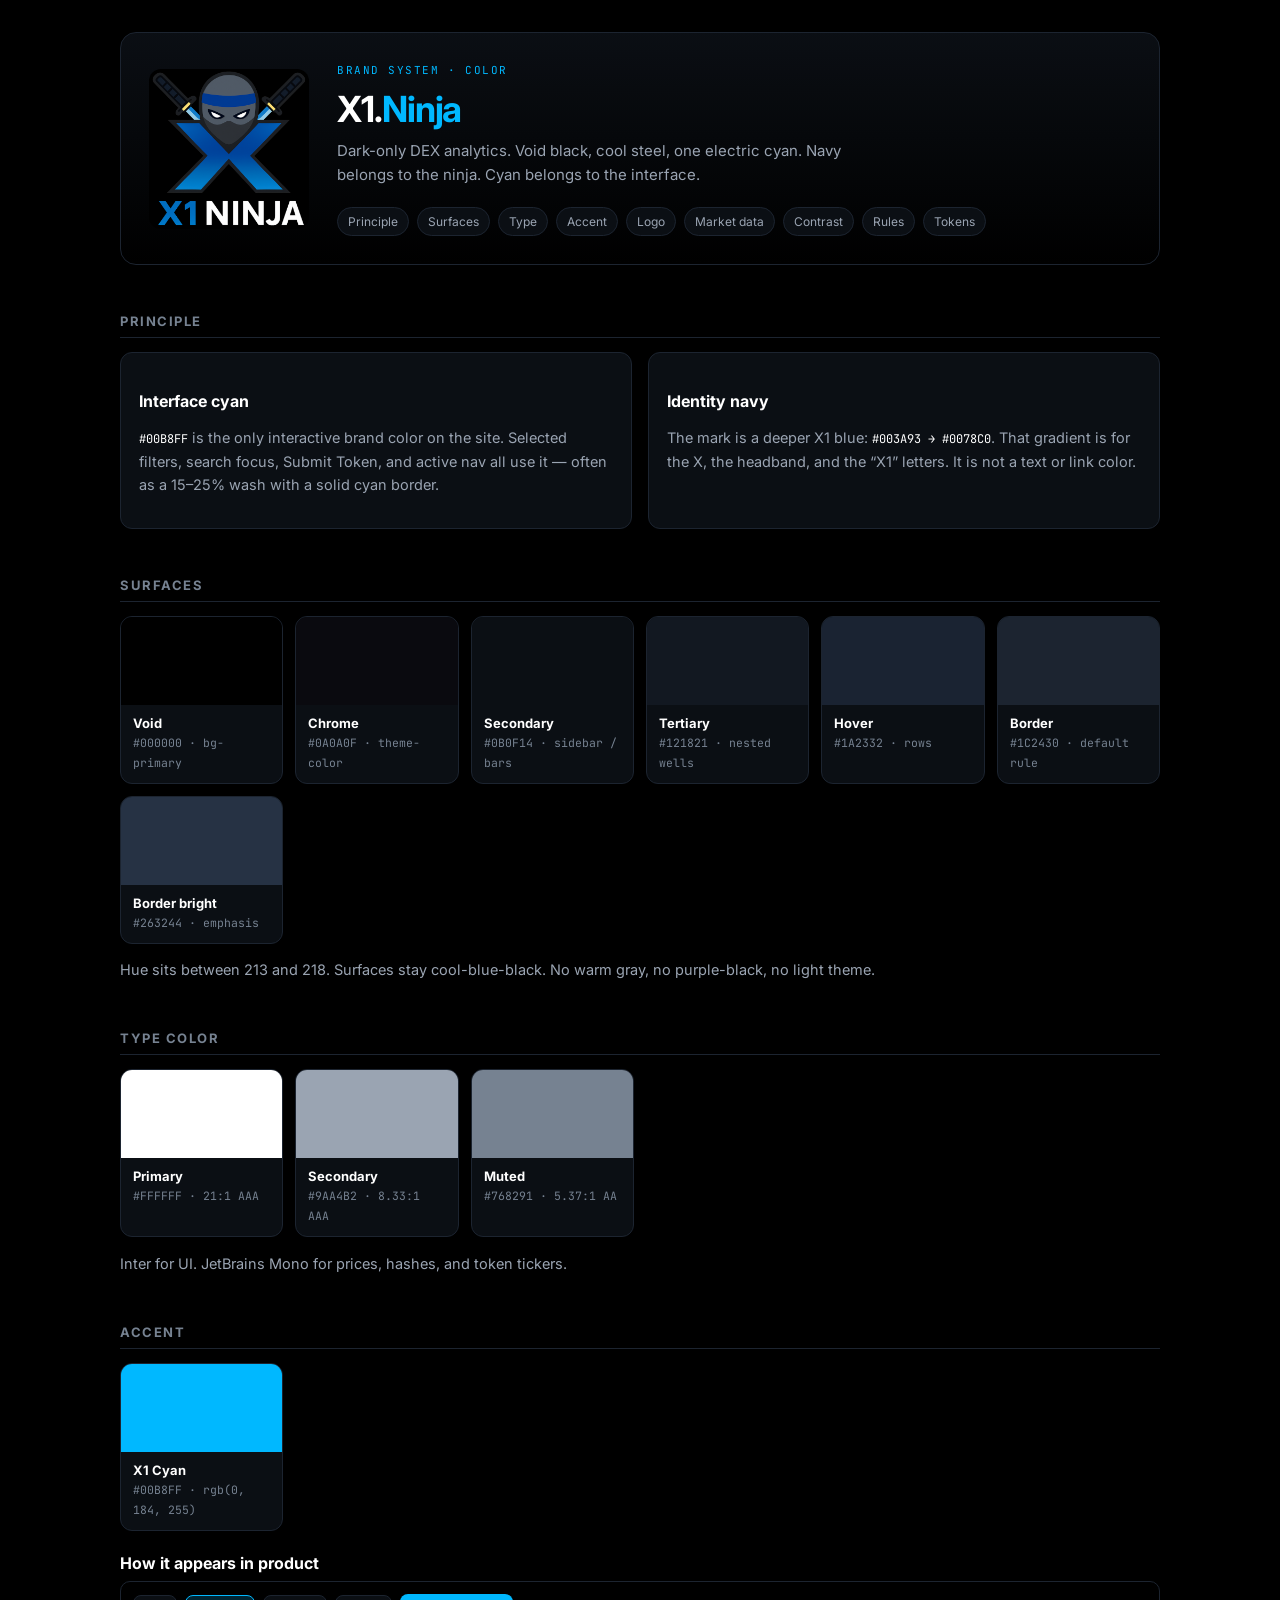
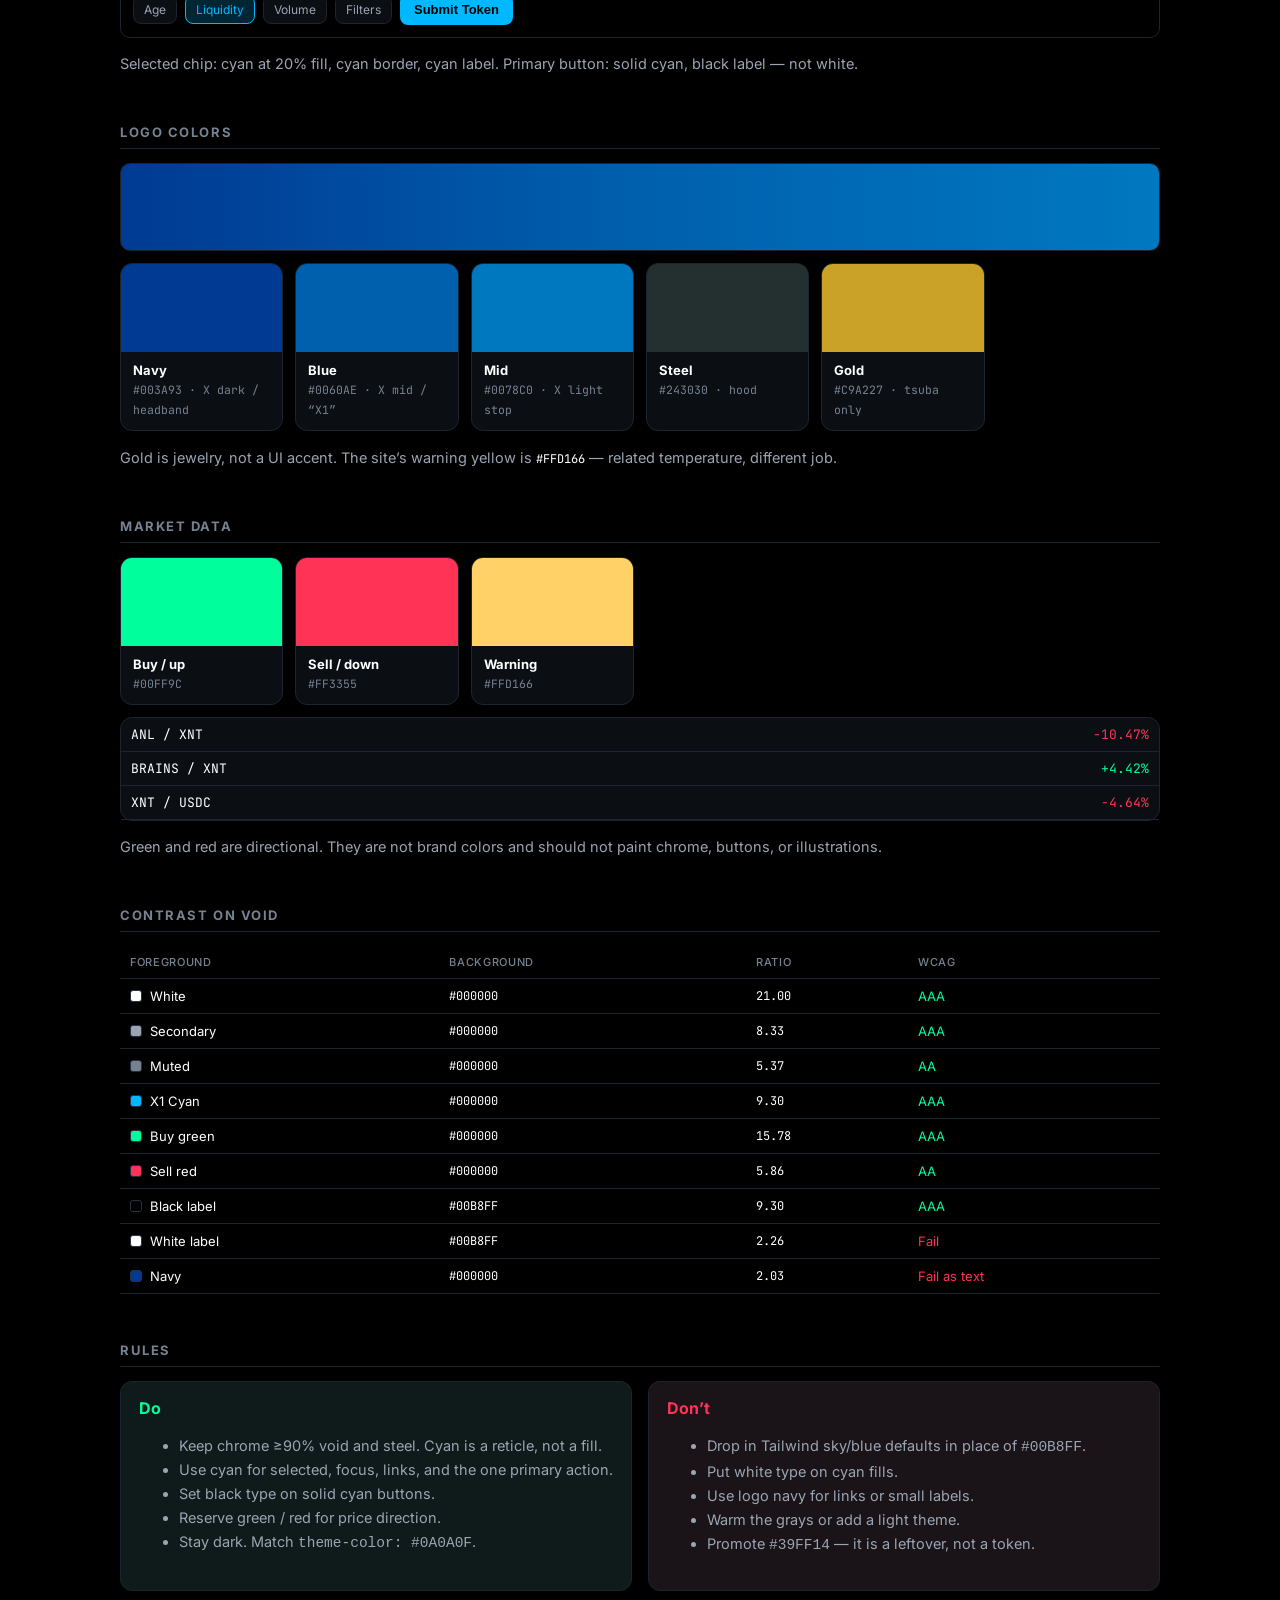
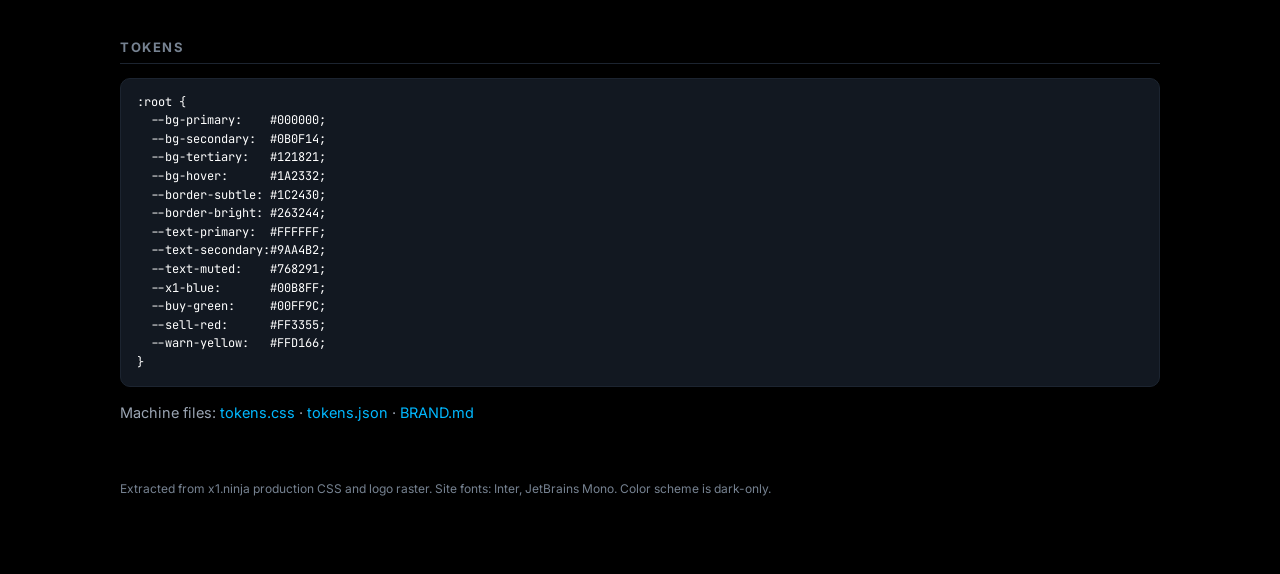
<file: brand/index.html>
<!DOCTYPE html>
<html lang="en">
<head>
  <meta charset="UTF-8" />
  <meta name="viewport" content="width=device-width, initial-scale=1" />
  <meta name="color-scheme" content="dark" />
  <meta name="theme-color" content="#0A0A0F" />
  <title>X1.Ninja Color Guidelines</title>
  <link rel="preconnect" href="https://fonts.googleapis.com" />
  <link rel="preconnect" href="https://fonts.gstatic.com" crossorigin />
  <link href="https://fonts.googleapis.com/css2?family=Inter:wght@400;500;600;700&family=JetBrains+Mono:wght@400;500;600&display=swap" rel="stylesheet" />
  <link rel="stylesheet" href="tokens.css" />
  <style>
    * { box-sizing: border-box; }
    html, body { margin: 0; background: var(--bg-primary); color: var(--text-primary); font-family: var(--font-sans); }
    body { min-height: 100vh; }
    a { color: var(--x1-blue); text-decoration: none; }
    a:hover { text-decoration: underline; }
    .wrap { max-width: 1080px; margin: 0 auto; padding: 32px 20px 80px; }
    header.hero {
      display: grid;
      grid-template-columns: 160px 1fr;
      gap: 28px;
      align-items: center;
      padding: 28px;
      background: linear-gradient(180deg, color-mix(in oklab, var(--bg-tertiary) 60%, transparent), transparent);
      border: 1px solid var(--border-subtle);
      border-radius: 16px;
      margin-bottom: 40px;
    }
    header.hero img { width: 160px; height: 160px; border-radius: 12px; background: #000; }
    .eyebrow {
      font-family: var(--font-mono);
      font-size: 11px;
      letter-spacing: 0.14em;
      text-transform: uppercase;
      color: var(--x1-blue);
      margin: 0 0 8px;
    }
    h1 { font-size: 36px; letter-spacing: -0.03em; margin: 0 0 8px; }
    h1 span { color: var(--x1-blue); }
    .lede { color: var(--text-secondary); font-size: 15px; line-height: 1.6; max-width: 62ch; margin: 0; }
    nav.toc {
      display: flex; flex-wrap: wrap; gap: 8px;
      margin: 20px 0 0;
    }
    nav.toc a {
      font-size: 12px;
      color: var(--text-secondary);
      border: 1px solid var(--border-subtle);
      background: var(--bg-secondary);
      padding: 6px 10px;
      border-radius: 999px;
      text-decoration: none;
    }
    nav.toc a:hover { border-color: var(--x1-blue); color: var(--x1-blue); }
    h2 {
      font-size: 13px;
      letter-spacing: 0.12em;
      text-transform: uppercase;
      color: var(--text-muted);
      margin: 48px 0 14px;
      padding-bottom: 8px;
      border-bottom: 1px solid var(--border-subtle);
    }
    h3 { font-size: 16px; margin: 22px 0 8px; }
    p, li { color: var(--text-secondary); font-size: 14.5px; line-height: 1.65; }
    .split { display: grid; grid-template-columns: 1fr 1fr; gap: 16px; }
    .card {
      background: var(--bg-secondary);
      border: 1px solid var(--border-subtle);
      border-radius: 12px;
      padding: 16px 18px;
    }
    .swatches { display: grid; grid-template-columns: repeat(auto-fill, minmax(160px, 1fr)); gap: 12px; }
    .swatch {
      border: 1px solid var(--border-subtle);
      border-radius: 12px;
      overflow: hidden;
      background: var(--bg-secondary);
    }
    .chip { height: 88px; }
    .meta { padding: 10px 12px 12px; }
    .meta strong { display: block; font-size: 13px; }
    .meta code {
      font-family: var(--font-mono);
      font-size: 11.5px;
      color: var(--text-muted);
    }
    table {
      width: 100%;
      border-collapse: collapse;
      font-size: 13px;
    }
    th, td {
      text-align: left;
      padding: 9px 10px;
      border-bottom: 1px solid var(--border-subtle);
      vertical-align: top;
    }
    th { color: var(--text-muted); font-weight: 500; font-size: 11px; text-transform: uppercase; letter-spacing: 0.06em; }
    td.mono, .mono { font-family: var(--font-mono); font-size: 12px; color: var(--text-primary); }
    .dot { display: inline-block; width: 12px; height: 12px; border-radius: 3px; margin-right: 8px; vertical-align: -1px; border: 1px solid var(--border-bright); }
    .pass { color: var(--buy-green); }
    .fail { color: var(--sell-red); }
    .warn { color: var(--warn-yellow); }
    .demo-bar {
      display: flex; gap: 8px; flex-wrap: wrap; align-items: center;
      padding: 12px; background: var(--bg-primary); border: 1px solid var(--border-subtle); border-radius: 10px;
    }
    .chip-btn {
      font-size: 12px; padding: 6px 10px; border-radius: 8px; border: 1px solid var(--border-subtle);
      background: var(--bg-secondary); color: var(--text-secondary);
    }
    .chip-btn.active {
      background: color-mix(in oklab, var(--x1-blue) 20%, transparent);
      border-color: var(--x1-blue);
      color: var(--x1-blue);
    }
    .btn-primary {
      background: var(--x1-blue); color: #000; border: 0; font-weight: 600;
      padding: 8px 14px; border-radius: 8px; font-size: 13px;
    }
    .row {
      display: flex; justify-content: space-between; padding: 8px 10px;
      border-bottom: 1px solid var(--border-subtle); font-size: 13px; font-family: var(--font-mono);
    }
    .up { color: var(--buy-green); }
    .down { color: var(--sell-red); }
    .do, .dont {
      border-radius: 12px; padding: 16px 18px; border: 1px solid var(--border-subtle);
    }
    .do { background: color-mix(in oklab, var(--buy-green) 6%, var(--bg-secondary)); }
    .dont { background: color-mix(in oklab, var(--sell-red) 7%, var(--bg-secondary)); }
    .do h3 { color: var(--buy-green); margin-top: 0; }
    .dont h3 { color: var(--sell-red); margin-top: 0; }
    .grad {
      height: 88px;
      background: linear-gradient(90deg, #003A93 0%, #0060AE 50%, #0078C0 100%);
      border-radius: 10px;
      border: 1px solid var(--border-subtle);
    }
    pre {
      background: var(--bg-tertiary);
      border: 1px solid var(--border-subtle);
      border-radius: 10px;
      padding: 14px 16px;
      overflow: auto;
      font-family: var(--font-mono);
      font-size: 12px;
      color: var(--text-primary);
      line-height: 1.55;
    }
    footer { margin-top: 56px; color: var(--text-muted); font-size: 12px; }
    @media (max-width: 720px) {
      header.hero, .split { grid-template-columns: 1fr; }
      header.hero img { width: 120px; height: 120px; }
    }
  </style>
</head>
<body>
  <div class="wrap">
    <header class="hero">
      <img src="assets/logo.png" alt="X1.Ninja logo" />
      <div>
        <p class="eyebrow">Brand system · Color</p>
        <h1>X1.<span>Ninja</span></h1>
        <p class="lede">
          Dark-only DEX analytics. Void black, cool steel, one electric cyan.
          Navy belongs to the ninja. Cyan belongs to the interface.
        </p>
        <nav class="toc">
          <a href="#principle">Principle</a>
          <a href="#surfaces">Surfaces</a>
          <a href="#type">Type</a>
          <a href="#accent">Accent</a>
          <a href="#logo">Logo</a>
          <a href="#data">Market data</a>
          <a href="#a11y">Contrast</a>
          <a href="#rules">Rules</a>
          <a href="#tokens">Tokens</a>
        </nav>
      </div>
    </header>

    <h2 id="principle">Principle</h2>
    <div class="split">
      <div class="card">
        <h3>Interface cyan</h3>
        <p><code class="mono">#00B8FF</code> is the only interactive brand color on the site. Selected filters, search focus, Submit Token, and active nav all use it — often as a 15–25% wash with a solid cyan border.</p>
      </div>
      <div class="card">
        <h3>Identity navy</h3>
        <p>The mark is a deeper X1 blue: <code class="mono">#003A93 → #0078C0</code>. That gradient is for the X, the headband, and the “X1” letters. It is not a text or link color.</p>
      </div>
    </div>

    <h2 id="surfaces">Surfaces</h2>
    <div class="swatches">
      <div class="swatch"><div class="chip" style="background:#000000"></div><div class="meta"><strong>Void</strong><code>#000000 · bg-primary</code></div></div>
      <div class="swatch"><div class="chip" style="background:#0A0A0F"></div><div class="meta"><strong>Chrome</strong><code>#0A0A0F · theme-color</code></div></div>
      <div class="swatch"><div class="chip" style="background:#0B0F14"></div><div class="meta"><strong>Secondary</strong><code>#0B0F14 · sidebar / bars</code></div></div>
      <div class="swatch"><div class="chip" style="background:#121821"></div><div class="meta"><strong>Tertiary</strong><code>#121821 · nested wells</code></div></div>
      <div class="swatch"><div class="chip" style="background:#1A2332"></div><div class="meta"><strong>Hover</strong><code>#1A2332 · rows</code></div></div>
      <div class="swatch"><div class="chip" style="background:#1C2430"></div><div class="meta"><strong>Border</strong><code>#1C2430 · default rule</code></div></div>
      <div class="swatch"><div class="chip" style="background:#263244"></div><div class="meta"><strong>Border bright</strong><code>#263244 · emphasis</code></div></div>
    </div>
    <p>Hue sits between 213 and 218. Surfaces stay cool-blue-black. No warm gray, no purple-black, no light theme.</p>

    <h2 id="type">Type color</h2>
    <div class="swatches">
      <div class="swatch"><div class="chip" style="background:#FFFFFF"></div><div class="meta"><strong>Primary</strong><code>#FFFFFF · 21:1 AAA</code></div></div>
      <div class="swatch"><div class="chip" style="background:#9AA4B2"></div><div class="meta"><strong>Secondary</strong><code>#9AA4B2 · 8.33:1 AAA</code></div></div>
      <div class="swatch"><div class="chip" style="background:#768291"></div><div class="meta"><strong>Muted</strong><code>#768291 · 5.37:1 AA</code></div></div>
    </div>
    <p>Inter for UI. JetBrains Mono for prices, hashes, and token tickers.</p>

    <h2 id="accent">Accent</h2>
    <div class="swatches">
      <div class="swatch"><div class="chip" style="background:#00B8FF"></div><div class="meta"><strong>X1 Cyan</strong><code>#00B8FF · rgb(0, 184, 255)</code></div></div>
    </div>
    <h3>How it appears in product</h3>
    <div class="demo-bar">
      <span class="chip-btn">Age</span>
      <span class="chip-btn active">Liquidity</span>
      <span class="chip-btn">Volume</span>
      <span class="chip-btn">Filters</span>
      <button class="btn-primary">Submit Token</button>
    </div>
    <p>Selected chip: cyan at 20% fill, cyan border, cyan label. Primary button: solid cyan, black label — not white.</p>

    <h2 id="logo">Logo colors</h2>
    <div class="grad" role="img" aria-label="Ninja X gradient from navy to mid blue"></div>
    <div class="swatches" style="margin-top:12px">
      <div class="swatch"><div class="chip" style="background:#003A93"></div><div class="meta"><strong>Navy</strong><code>#003A93 · X dark / headband</code></div></div>
      <div class="swatch"><div class="chip" style="background:#0060AE"></div><div class="meta"><strong>Blue</strong><code>#0060AE · X mid / “X1”</code></div></div>
      <div class="swatch"><div class="chip" style="background:#0078C0"></div><div class="meta"><strong>Mid</strong><code>#0078C0 · X light stop</code></div></div>
      <div class="swatch"><div class="chip" style="background:#243030"></div><div class="meta"><strong>Steel</strong><code>#243030 · hood</code></div></div>
      <div class="swatch"><div class="chip" style="background:#C9A227"></div><div class="meta"><strong>Gold</strong><code>#C9A227 · tsuba only</code></div></div>
    </div>
    <p>Gold is jewelry, not a UI accent. The site’s warning yellow is <code class="mono">#FFD166</code> — related temperature, different job.</p>

    <h2 id="data">Market data</h2>
    <div class="swatches">
      <div class="swatch"><div class="chip" style="background:#00FF9C"></div><div class="meta"><strong>Buy / up</strong><code>#00FF9C</code></div></div>
      <div class="swatch"><div class="chip" style="background:#FF3355"></div><div class="meta"><strong>Sell / down</strong><code>#FF3355</code></div></div>
      <div class="swatch"><div class="chip" style="background:#FFD166"></div><div class="meta"><strong>Warning</strong><code>#FFD166</code></div></div>
    </div>
    <div class="card" style="margin-top:12px; padding: 0;">
      <div class="row"><span>ANL / XNT</span><span class="down">−10.47%</span></div>
      <div class="row"><span>BRAINS / XNT</span><span class="up">+4.42%</span></div>
      <div class="row"><span>XNT / USDC</span><span class="down">−4.64%</span></div>
    </div>
    <p>Green and red are directional. They are not brand colors and should not paint chrome, buttons, or illustrations.</p>

    <h2 id="a11y">Contrast on void</h2>
    <table>
      <thead>
        <tr><th>Foreground</th><th>Background</th><th>Ratio</th><th>WCAG</th></tr>
      </thead>
      <tbody>
        <tr><td><span class="dot" style="background:#fff"></span>White</td><td class="mono">#000000</td><td class="mono">21.00</td><td class="pass">AAA</td></tr>
        <tr><td><span class="dot" style="background:#9AA4B2"></span>Secondary</td><td class="mono">#000000</td><td class="mono">8.33</td><td class="pass">AAA</td></tr>
        <tr><td><span class="dot" style="background:#768291"></span>Muted</td><td class="mono">#000000</td><td class="mono">5.37</td><td class="pass">AA</td></tr>
        <tr><td><span class="dot" style="background:#00B8FF"></span>X1 Cyan</td><td class="mono">#000000</td><td class="mono">9.30</td><td class="pass">AAA</td></tr>
        <tr><td><span class="dot" style="background:#00FF9C"></span>Buy green</td><td class="mono">#000000</td><td class="mono">15.78</td><td class="pass">AAA</td></tr>
        <tr><td><span class="dot" style="background:#FF3355"></span>Sell red</td><td class="mono">#000000</td><td class="mono">5.86</td><td class="pass">AA</td></tr>
        <tr><td><span class="dot" style="background:#000"></span>Black label</td><td class="mono">#00B8FF</td><td class="mono">9.30</td><td class="pass">AAA</td></tr>
        <tr><td><span class="dot" style="background:#fff"></span>White label</td><td class="mono">#00B8FF</td><td class="mono">2.26</td><td class="fail">Fail</td></tr>
        <tr><td><span class="dot" style="background:#003A93"></span>Navy</td><td class="mono">#000000</td><td class="mono">2.03</td><td class="fail">Fail as text</td></tr>
      </tbody>
    </table>

    <h2 id="rules">Rules</h2>
    <div class="split">
      <div class="do">
        <h3>Do</h3>
        <ul>
          <li>Keep chrome ≥90% void and steel. Cyan is a reticle, not a fill.</li>
          <li>Use cyan for selected, focus, links, and the one primary action.</li>
          <li>Set black type on solid cyan buttons.</li>
          <li>Reserve green / red for price direction.</li>
          <li>Stay dark. Match <code>theme-color: #0A0A0F</code>.</li>
        </ul>
      </div>
      <div class="dont">
        <h3>Don’t</h3>
        <ul>
          <li>Drop in Tailwind sky/blue defaults in place of <code>#00B8FF</code>.</li>
          <li>Put white type on cyan fills.</li>
          <li>Use logo navy for links or small labels.</li>
          <li>Warm the grays or add a light theme.</li>
          <li>Promote <code>#39FF14</code> — it is a leftover, not a token.</li>
        </ul>
      </div>
    </div>

    <h2 id="tokens">Tokens</h2>
    <pre>:root {
  --bg-primary:    #000000;
  --bg-secondary:  #0B0F14;
  --bg-tertiary:   #121821;
  --bg-hover:      #1A2332;
  --border-subtle: #1C2430;
  --border-bright: #263244;
  --text-primary:  #FFFFFF;
  --text-secondary:#9AA4B2;
  --text-muted:    #768291;
  --x1-blue:       #00B8FF;
  --buy-green:     #00FF9C;
  --sell-red:      #FF3355;
  --warn-yellow:   #FFD166;
}</pre>
    <p>Machine files: <a href="tokens.css">tokens.css</a> · <a href="tokens.json">tokens.json</a> · <a href="BRAND.md">BRAND.md</a></p>

    <footer>
      Extracted from x1.ninja production CSS and logo raster. Site fonts: Inter, JetBrains Mono.
      Color scheme is dark-only.
    </footer>
  </div>
</body>
</html>
</file>
<file: brand/tokens.css>
/* X1.Ninja color tokens
 * Source of truth extracted from https://x1.ninja (Aug 2026)
 * Product UI is dark-only. Do not introduce a light theme from these values.
 */

:root {
  /* --- Identity (logo / wordmark) --- */
  --ninja-void: #000000;
  --ninja-navy: #003a93;
  --ninja-blue: #0060ae;
  --ninja-mid: #0078c0;
  --ninja-steel: #243030;
  --ninja-gold: #c9a227;

  --ninja-x-gradient: linear-gradient(135deg, #003a93 0%, #0060ae 52%, #0078c0 100%);

  /* --- Product surfaces --- */
  --bg-primary: #000000;
  --bg-chrome: #0a0a0f;
  --bg-secondary: #0b0f14;
  --bg-tertiary: #121821;
  --bg-hover: #1a2332;
  --border-subtle: #1c2430;
  --border-bright: #263244;

  /* --- Text --- */
  --text-primary: #ffffff;
  --text-secondary: #9aa4b2;
  --text-muted: #768291;

  /* --- Interface accent --- */
  --x1-blue: #00b8ff;
  --x1-blue-15: color-mix(in oklab, var(--x1-blue) 15%, transparent);
  --x1-blue-20: color-mix(in oklab, var(--x1-blue) 20%, transparent);
  --x1-blue-25: color-mix(in oklab, var(--x1-blue) 25%, transparent);

  /* --- Market / status --- */
  --buy-green: #00ff9c;
  --sell-red: #ff3355;
  --warn-yellow: #ffd166;

  /* --- Type --- */
  --font-sans: "Inter", sans-serif;
  --font-mono: "JetBrains Mono", monospace;

  color-scheme: dark;
}
</file>
